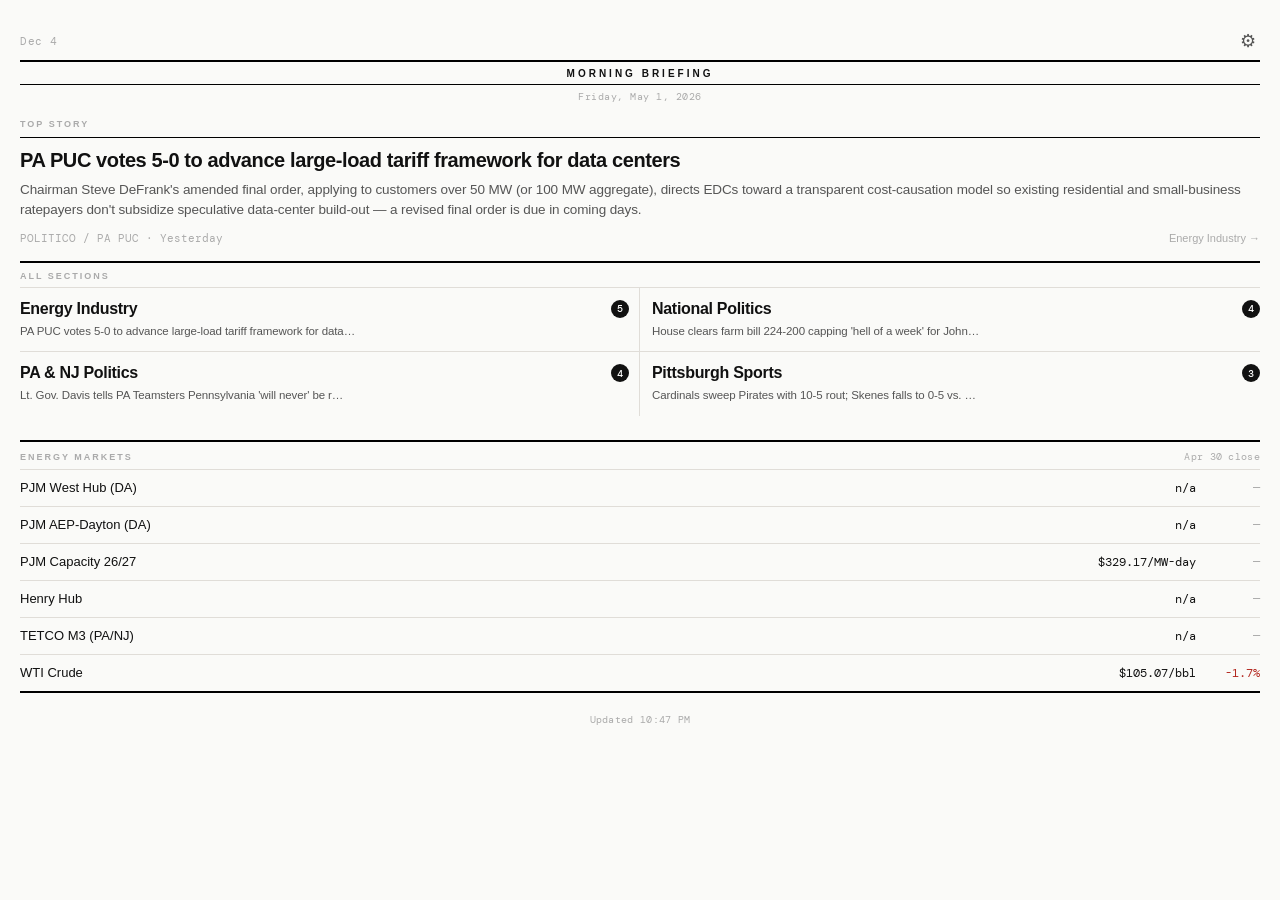
<file: index.html>
<!DOCTYPE html>
<html lang="en" data-theme="light">
<head>
  <meta charset="UTF-8">
  <meta name="viewport" content="width=device-width, initial-scale=1.0, viewport-fit=cover, user-scalable=no">
  <meta name="apple-mobile-web-app-capable" content="yes">
  <meta name="apple-mobile-web-app-status-bar-style" content="default">
  <meta name="apple-mobile-web-app-title" content="Briefing">
  <meta name="theme-color" content="#FAFAF8" media="(prefers-color-scheme: light)">
  <meta name="theme-color" content="#000000" media="(prefers-color-scheme: dark)">
  <meta name="description" content="Matt's personal daily morning and evening briefing">

  <title>Daily Briefing</title>

  <!-- PWA Manifest -->
  <link rel="manifest" href="manifest.json">

  <!-- App Icons -->
  <link rel="apple-touch-icon" href="icons/icon-192.png">
  <link rel="icon" type="image/png" sizes="192x192" href="icons/icon-192.png">

  <!-- Google Fonts: DM Mono -->
  <link rel="preconnect" href="https://fonts.googleapis.com">
  <link rel="preconnect" href="https://fonts.gstatic.com" crossorigin>
  <link href="https://fonts.googleapis.com/css2?family=DM+Mono:wght@400;500&display=swap" rel="stylesheet">

  <!-- Styles -->
  <link rel="stylesheet" href="styles.css">
</head>
<body>

  <div id="app">
    <!-- App renders here via JS -->
    <div class="status-bar-spacer"></div>
    <div style="display:flex;align-items:center;justify-content:center;height:80vh;flex-direction:column;gap:16px;">
      <div class="loading-spinner" style="width:24px;height:24px;border:2px solid #E0DDD8;border-top-color:#111;border-radius:50%;animation:spin 0.8s linear infinite;"></div>
      <div style="font-family:'DM Mono',monospace;font-size:12px;color:#AAA;letter-spacing:0.5px;">Loading briefing…</div>
    </div>
  </div>

  <!-- App Logic -->
  <script src="app.js"></script>

  <!-- Register Service Worker -->
  <script>
    if ('serviceWorker' in navigator) {
      window.addEventListener('load', () => {
        navigator.serviceWorker.register('sw.js').catch(() => {});
      });
    }
  </script>

  <!-- Cloudflare Web Analytics -->
  <script defer src='https://static.cloudflareinsights.com/beacon.min.js' data-cf-beacon='{"token": "e47fec0c7d5b4b30851b3e2ea4a35607"}'></script>
  <!-- End Cloudflare Web Analytics -->

</body>
</html>
</file>
<file: styles.css>
/* ═══════════════════════════════════════════════════════════
   Daily Briefings PWA — Design System
   Swiss typographic / newspaper style
   ═══════════════════════════════════════════════════════════ */

/* ─── CSS Custom Properties (Design Tokens) ────────────── */
:root {
  /* Light theme */
  --bg: #FAFAF8;
  --surface: #FFFFFF;
  --rule: #E0DDD8;
  --rule-hard: #000000;
  --fg: #111111;
  --fg-mid: #555555;
  --fg-sub: #AAAAAA;
  --badge-bg: #111111;
  --badge-fg: #FFFFFF;
  --cal-bg: #F5F3EF;
  --accent: #2563EB;

  /* Typography */
  --sans: -apple-system, 'Helvetica Neue', Helvetica, system-ui, sans-serif;
  --mono: 'DM Mono', 'SF Mono', 'Menlo', monospace;

  /* Spacing */
  --pad-x: 20px;
  --safe-top: env(safe-area-inset-top, 0px);
  --safe-bottom: env(safe-area-inset-bottom, 0px);
  --safe-left: env(safe-area-inset-left, 0px);
  --safe-right: env(safe-area-inset-right, 0px);
}

[data-theme="dark"] {
  --bg: #000000;
  --surface: #111111;
  --rule: #2A2A2A;
  --rule-hard: #404040;
  --fg: #F2F2F0;
  --fg-mid: #888888;
  --fg-sub: #555555;
  --badge-bg: #F2F2F0;
  --badge-fg: #000000;
  --cal-bg: #1A1A1A;
}

/* ─── Reset & Base ──────────────────────────────────────── */
*, *::before, *::after {
  box-sizing: border-box;
  margin: 0;
  padding: 0;
}

html {
  font-size: 16px;
  -webkit-text-size-adjust: 100%;
  -webkit-font-smoothing: antialiased;
  -moz-osx-font-smoothing: grayscale;
}

body {
  font-family: var(--sans);
  background: var(--bg);
  color: var(--fg);
  min-height: 100vh;
  min-height: 100dvh;
  overflow: hidden;
  transition: background 0.3s ease, color 0.3s ease;
}

/* ─── App Shell ─────────────────────────────────────────── */
#app {
  width: 100%;
  height: 100vh;
  height: 100dvh;
  display: flex;
  flex-direction: column;
  overflow: hidden;
  position: relative;
}

/* ─── Status Bar Spacer ─────────────────────────────────── */
.status-bar-spacer {
  height: var(--safe-top);
  min-height: 20px;
  flex-shrink: 0;
}

/* ─── Header Bar (fixed top) ────────────────────────────── */
.header-bar {
  display: flex;
  align-items: center;
  justify-content: space-between;
  padding: 8px var(--pad-x) 6px;
  flex-shrink: 0;
  position: relative;
  z-index: 10;
}

.header-bar__date {
  font-family: var(--mono);
  font-size: 11px;
  color: var(--fg-sub);
  letter-spacing: 0.5px;
}

.header-bar__actions {
  display: flex;
  align-items: center;
  gap: 16px;
}

.header-bar__btn {
  background: none;
  border: none;
  cursor: pointer;
  padding: 4px;
  color: var(--fg-mid);
  font-size: 18px;
  line-height: 1;
  display: flex;
  align-items: center;
  justify-content: center;
  -webkit-tap-highlight-color: transparent;
  transition: opacity 0.15s;
}

.header-bar__btn:active {
  opacity: 0.5;
}

/* ─── Scrollable Content ────────────────────────────────── */
.content-scroll {
  flex: 1;
  overflow-y: auto;
  overflow-x: hidden;
  -webkit-overflow-scrolling: touch;
  overscroll-behavior-y: contain;
  padding-bottom: calc(34px + var(--safe-bottom));
}

/* ─── Masthead ──────────────────────────────────────────── */
.masthead {
  padding: 0 var(--pad-x);
  margin-bottom: 16px;
  transition: opacity 0.1s ease;
}

.masthead__border {
  border-top: 2px solid var(--rule-hard);
  padding-top: 6px;
  padding-bottom: 5px;
  border-bottom: 1px solid var(--rule-hard);
}

.masthead__title {
  text-align: center;
  font-family: var(--sans);
  font-size: 10px;
  font-weight: 600;
  letter-spacing: 3px;
  text-transform: uppercase;
  color: var(--fg);
}

.masthead__date {
  text-align: center;
  margin-top: 5px;
  font-family: var(--mono);
  font-size: 10px;
  color: var(--fg-sub);
  letter-spacing: 0.5px;
}

/* ─── Section Header ────────────────────────────────────── */
.section-header {
  font-size: 9px;
  font-weight: 600;
  letter-spacing: 2.5px;
  text-transform: uppercase;
  color: var(--fg-sub);
  padding-bottom: 8px;
  border-bottom: 2px solid var(--rule-hard);
  margin-bottom: 0;
}

/* ─── Hard Rule ─────────────────────────────────────────── */
.hard-rule {
  height: 1px;
  background: var(--rule);
  margin: 0 var(--pad-x);
}

/* ═══════════════════════════════════════════════════════════
   MORNING SCREEN
   ═══════════════════════════════════════════════════════════ */

/* Top Story */
.top-story {
  padding: 0 var(--pad-x);
  margin-bottom: 16px;
}

.top-story__label {
  font-size: 9px;
  font-weight: 600;
  letter-spacing: 2px;
  text-transform: uppercase;
  color: var(--fg-sub);
  margin-bottom: 8px;
}

.top-story__content {
  border-top: 1px solid var(--rule-hard);
  padding-top: 10px;
  cursor: pointer;
  -webkit-tap-highlight-color: transparent;
}

.top-story__content:active {
  opacity: 0.7;
}

.top-story__headline {
  font-size: 20px;
  font-weight: 700;
  line-height: 1.2;
  color: var(--fg);
  letter-spacing: -0.4px;
  margin-bottom: 8px;
}

.top-story__summary {
  font-size: 13.5px;
  line-height: 1.5;
  color: var(--fg-mid);
  letter-spacing: -0.1px;
  margin-bottom: 10px;
}

.top-story__meta {
  display: flex;
  justify-content: space-between;
  align-items: center;
}

.top-story__source {
  font-size: 11px;
  color: var(--fg-sub);
  font-family: var(--mono);
}

.top-story__category {
  font-size: 11px;
  color: var(--fg-sub);
}

/* Category Grid */
.category-grid-header {
  margin: 0 var(--pad-x);
  border-top: 2px solid var(--rule-hard);
  border-bottom: 1px solid var(--rule);
}

.category-grid-header__label {
  font-size: 9px;
  font-weight: 600;
  letter-spacing: 2px;
  text-transform: uppercase;
  color: var(--fg-sub);
  padding: 8px 0 6px;
}

.category-grid {
  display: grid;
  grid-template-columns: 1fr 1fr;
  margin: 0 var(--pad-x);
}

.category-cell {
  padding: 12px 10px 12px 0;
  cursor: pointer;
  -webkit-tap-highlight-color: transparent;
  transition: opacity 0.12s;
}

.category-cell:active {
  opacity: 0.6;
}

.category-cell--right {
  padding-left: 12px;
  padding-right: 0;
}

.category-cell--border-right {
  border-right: 1px solid var(--rule);
}

.category-cell--border-bottom {
  border-bottom: 1px solid var(--rule);
}

.category-cell__top {
  display: flex;
  justify-content: space-between;
  align-items: flex-start;
  margin-bottom: 6px;
}

.category-cell__name {
  font-size: 16px;
  font-weight: 700;
  color: var(--fg);
  letter-spacing: -0.3px;
}

.category-cell__badge {
  width: 18px;
  height: 18px;
  border-radius: 50%;
  background: var(--badge-bg);
  color: var(--badge-fg);
  display: flex;
  align-items: center;
  justify-content: center;
  font-size: 10px;
  font-family: var(--mono);
  font-weight: 500;
  flex-shrink: 0;
}

.category-cell__preview {
  font-size: 11.5px;
  line-height: 1.35;
  color: var(--fg-mid);
  letter-spacing: -0.1px;
  display: -webkit-box;
  -webkit-line-clamp: 2;
  -webkit-box-orient: vertical;
  overflow: hidden;
}

/* ═══════════════════════════════════════════════════════════
   CATEGORY DETAIL SCREEN
   ═══════════════════════════════════════════════════════════ */

.category-back {
  padding: 12px var(--pad-x);
  display: flex;
  align-items: center;
  gap: 6px;
  cursor: pointer;
  border-bottom: 1px solid var(--rule);
  -webkit-tap-highlight-color: transparent;
}

.category-back:active {
  opacity: 0.5;
}

.category-back__icon {
  width: 8px;
  height: 14px;
}

.category-back__text {
  font-size: 13px;
  color: var(--fg-mid);
}

.category-detail {
  padding: 16px var(--pad-x) 0;
}

.category-detail__count {
  font-size: 9px;
  font-weight: 600;
  letter-spacing: 2px;
  text-transform: uppercase;
  color: var(--fg-sub);
  margin-bottom: 4px;
}

.category-detail__title {
  font-size: 28px;
  font-weight: 700;
  color: var(--fg);
  letter-spacing: -0.6px;
  border-bottom: 2px solid var(--rule-hard);
  padding-bottom: 12px;
}

.story-item {
  padding: 14px var(--pad-x);
  border-bottom: 1px solid var(--rule);
}

.story-item__headline {
  font-size: 16px;
  font-weight: 600;
  line-height: 1.3;
  color: var(--fg);
  letter-spacing: -0.3px;
  margin-bottom: 6px;
}

.story-item__summary {
  font-size: 13px;
  line-height: 1.45;
  color: var(--fg-mid);
  margin-bottom: 8px;
}

.story-item__meta {
  display: flex;
  gap: 8px;
  align-items: center;
  flex-wrap: wrap;
}

.story-item__source,
.story-item__time {
  font-size: 11px;
  color: var(--fg-sub);
  font-family: var(--mono);
}

.story-item__dot {
  font-size: 11px;
  color: var(--rule);
}

.story-item__link {
  margin-left: auto;
  font-size: 11px;
  font-family: var(--mono);
  color: var(--fg);
  text-decoration: none;
  letter-spacing: 0.3px;
  border-bottom: 1px solid var(--fg);
  padding-bottom: 1px;
  -webkit-tap-highlight-color: transparent;
}

.story-item__link:active {
  opacity: 0.5;
}

.story-item__flag {
  display: inline-block;
  margin-left: 6px;
  font-size: 10px;
}

/* ═══════════════════════════════════════════════════════════
   HOME INDICATOR
   ═══════════════════════════════════════════════════════════ */
.home-indicator {
  height: 34px;
  display: flex;
  align-items: flex-end;
  justify-content: center;
  padding-bottom: calc(8px + var(--safe-bottom));
  background: var(--bg);
  flex-shrink: 0;
  transition: background 0.3s ease;
}

/* ═══════════════════════════════════════════════════════════
   LOADING & EMPTY STATES
   ═══════════════════════════════════════════════════════════ */
.loading-state {
  display: flex;
  flex-direction: column;
  align-items: center;
  justify-content: center;
  padding: 60px var(--pad-x);
  gap: 16px;
}

.loading-spinner {
  width: 24px;
  height: 24px;
  border: 2px solid var(--rule);
  border-top-color: var(--fg);
  border-radius: 50%;
  animation: spin 0.8s linear infinite;
}

@keyframes spin {
  to { transform: rotate(360deg); }
}

.loading-text {
  font-size: 12px;
  font-family: var(--mono);
  color: var(--fg-sub);
  letter-spacing: 0.5px;
}

.empty-state {
  text-align: center;
  padding: 60px var(--pad-x);
}

.empty-state__icon {
  font-size: 32px;
  margin-bottom: 12px;
}

.empty-state__title {
  font-size: 16px;
  font-weight: 700;
  color: var(--fg);
  margin-bottom: 4px;
}

.empty-state__subtitle {
  font-size: 13px;
  color: var(--fg-sub);
  line-height: 1.4;
}

/* ═══════════════════════════════════════════════════════════
   PULL-TO-REFRESH INDICATOR
   ═══════════════════════════════════════════════════════════ */
.pull-indicator {
  text-align: center;
  padding: 12px 0;
  font-size: 11px;
  font-family: var(--mono);
  color: var(--fg-sub);
  letter-spacing: 0.5px;
  opacity: 0;
  transition: opacity 0.2s;
}

.pull-indicator--visible {
  opacity: 1;
}

/* ═══════════════════════════════════════════════════════════
   SCREEN TRANSITIONS
   ═══════════════════════════════════════════════════════════ */
.screen {
  animation: fadeIn 0.2s ease;
}

@keyframes fadeIn {
  from { opacity: 0; transform: translateY(6px); }
  to { opacity: 1; transform: translateY(0); }
}

.screen--slide-in {
  animation: slideIn 0.25s ease;
}

@keyframes slideIn {
  from { opacity: 0; transform: translateX(30px); }
  to { opacity: 1; transform: translateX(0); }
}

.screen--slide-out {
  animation: slideOut 0.2s ease;
}

@keyframes slideOut {
  from { opacity: 0; transform: translateX(-20px); }
  to { opacity: 1; transform: translateX(0); }
}

/* ═══════════════════════════════════════════════════════════
   BOTTOM PADDING FOR CONTENT
   ═══════════════════════════════════════════════════════════ */
.content-padding {
  padding-bottom: 40px;
}

/* ═══════════════════════════════════════════════════════════
   MODE TOGGLE (inline, subtle)
   ═══════════════════════════════════════════════════════════ */
.mode-toggle {
  display: flex;
  gap: 2px;
  background: var(--rule);
  border-radius: 99px;
  padding: 2px;
}

.mode-toggle__btn {
  font-family: var(--sans);
  font-size: 11px;
  font-weight: 600;
  letter-spacing: 0.3px;
  padding: 4px 12px;
  border-radius: 99px;
  border: none;
  cursor: pointer;
  background: transparent;
  color: var(--fg-sub);
  transition: all 0.18s ease;
  -webkit-tap-highlight-color: transparent;
}

.mode-toggle__btn--active {
  background: var(--bg);
  color: var(--fg);
  box-shadow: 0 1px 3px rgba(0,0,0,0.08);
}

[data-theme="dark"] .mode-toggle__btn--active {
  background: var(--surface);
}

/* ═══════════════════════════════════════════════════════════
   SETTINGS OVERLAY
   ═══════════════════════════════════════════════════════════ */
.settings-overlay {
  position: fixed;
  inset: 0;
  background: rgba(0,0,0,0.4);
  z-index: 100;
  display: flex;
  align-items: flex-end;
  justify-content: center;
  opacity: 0;
  pointer-events: none;
  transition: opacity 0.25s ease;
}

.settings-overlay--visible {
  opacity: 1;
  pointer-events: auto;
}

.settings-panel {
  background: var(--bg);
  width: 100%;
  max-width: 500px;
  border-radius: 20px 20px 0 0;
  padding: 20px var(--pad-x) calc(20px + var(--safe-bottom));
  transform: translateY(100%);
  transition: transform 0.3s cubic-bezier(0.32, 0.72, 0, 1);
}

.settings-overlay--visible .settings-panel {
  transform: translateY(0);
}

.settings-panel__handle {
  width: 36px;
  height: 5px;
  background: var(--rule);
  border-radius: 3px;
  margin: 0 auto 16px;
}

.settings-panel__title {
  font-size: 9px;
  font-weight: 600;
  letter-spacing: 2px;
  text-transform: uppercase;
  color: var(--fg-sub);
  margin-bottom: 16px;
}

.settings-row {
  display: flex;
  justify-content: space-between;
  align-items: center;
  padding: 12px 0;
  border-bottom: 1px solid var(--rule);
}

.settings-row:last-child {
  border-bottom: none;
}

.settings-row__label {
  font-size: 15px;
  color: var(--fg);
}

.settings-row__value {
  font-size: 13px;
  color: var(--fg-mid);
  font-family: var(--mono);
}

/* Toggle switch */
.toggle-switch {
  width: 51px;
  height: 31px;
  background: var(--rule);
  border-radius: 16px;
  position: relative;
  cursor: pointer;
  transition: background 0.2s;
  border: none;
  -webkit-tap-highlight-color: transparent;
}

.toggle-switch--on {
  background: var(--fg);
}

.toggle-switch__knob {
  width: 27px;
  height: 27px;
  background: #fff;
  border-radius: 50%;
  position: absolute;
  top: 2px;
  left: 2px;
  transition: transform 0.2s;
  box-shadow: 0 1px 3px rgba(0,0,0,0.15);
}

.toggle-switch--on .toggle-switch__knob {
  transform: translateX(20px);
}

/* ═══════════════════════════════════════════════════════════
   ENERGY MARKETS TABLE
   ═══════════════════════════════════════════════════════════ */
.market-table {
  margin: 24px var(--pad-x) 0;
  border-top: 2px solid var(--rule-hard);
  border-bottom: 2px solid var(--rule-hard);
}

.market-table__header {
  display: flex;
  align-items: baseline;
  justify-content: space-between;
  padding: 8px 0 6px;
  border-bottom: 1px solid var(--rule);
}

.market-table__title {
  font-size: 9px;
  font-weight: 600;
  letter-spacing: 2px;
  text-transform: uppercase;
  color: var(--fg-sub);
}

.market-table__as-of {
  font-size: 10px;
  font-family: var(--mono);
  color: var(--fg-sub);
  letter-spacing: 0.3px;
}

.market-table__grid {
  width: 100%;
  border-collapse: collapse;
}

.market-table__row {
  border-bottom: 1px solid var(--rule);
}

.market-table__row:last-child {
  border-bottom: none;
}

.market-table__name {
  padding: 10px 8px 10px 0;
  font-size: 13px;
  color: var(--fg);
  text-align: left;
  white-space: nowrap;
}

.market-table__price {
  padding: 10px 8px;
  font-family: var(--mono);
  font-size: 12px;
  color: var(--fg);
  text-align: right;
  white-space: nowrap;
}

.market-table__change {
  padding: 10px 0;
  font-family: var(--mono);
  font-size: 12px;
  text-align: right;
  white-space: nowrap;
  width: 56px;
}

.market-table__change--up {
  color: #137333;
}

.market-table__change--down {
  color: #b3261e;
}

.market-table__change--flat {
  color: var(--fg-sub);
}

[data-theme="dark"] .market-table__change--up {
  color: #6fcf97;
}

[data-theme="dark"] .market-table__change--down {
  color: #eb6f63;
}

/* ═══════════════════════════════════════════════════════════
   LAST UPDATED FOOTER
   ═══════════════════════════════════════════════════════════ */
.last-updated {
  text-align: center;
  padding: 20px var(--pad-x) 8px;
  font-size: 10px;
  font-family: var(--mono);
  color: var(--fg-sub);
  letter-spacing: 0.3px;
}


/* ═══════════════════════════════════════════════════════════
   SETTINGS — additions for stacked rows + URL input
   ═══════════════════════════════════════════════════════════ */
.settings-row--stack {
  flex-direction: column;
  align-items: stretch;
  gap: 8px;
}

.settings-row__input {
  width: 100%;
  padding: 10px 12px;
  border: 1px solid var(--rule);
  border-radius: 10px;
  background: var(--surface);
  color: var(--fg);
  font-family: var(--mono);
  font-size: 12px;
  letter-spacing: 0.2px;
  -webkit-appearance: none;
  appearance: none;
}

.settings-row__input:focus {
  outline: none;
  border-color: var(--fg);
}

.settings-row__hint {
  font-size: 11px;
  color: var(--fg-sub);
  font-family: var(--mono);
  letter-spacing: 0.2px;
}

.settings-row__action {
  font-family: var(--sans);
  font-size: 13px;
  font-weight: 600;
  color: var(--fg);
  background: transparent;
  border: 1px solid var(--rule);
  border-radius: 99px;
  padding: 6px 14px;
  cursor: pointer;
  -webkit-tap-highlight-color: transparent;
}

.settings-row__action:active {
  opacity: 0.6;
}

/* ═══════════════════════════════════════════════════════════
   FEEDBACK + IMPROVEMENTS
   ═══════════════════════════════════════════════════════════ */
.settings-panel {
  max-height: 85vh;
  max-height: 85dvh;
  overflow-y: auto;
  -webkit-overflow-scrolling: touch;
}

.settings-divider {
  border: none;
  border-top: 1px solid var(--rule);
  margin: 20px 0 16px;
}

.settings-panel__count {
  font-family: var(--mono);
  font-size: 9px;
  font-weight: 500;
  letter-spacing: 1px;
  color: var(--fg-mid);
  margin-left: 8px;
  text-transform: none;
}

.feedback-textarea {
  width: 100%;
  padding: 10px 12px;
  border: 1px solid var(--rule);
  border-radius: 10px;
  background: var(--surface);
  color: var(--fg);
  font-family: var(--sans);
  font-size: 14px;
  line-height: 1.4;
  resize: vertical;
  min-height: 84px;
  -webkit-appearance: none;
  appearance: none;
}

.feedback-textarea:focus {
  outline: none;
  border-color: var(--fg);
}

.feedback-textarea::placeholder {
  color: var(--fg-sub);
}

.feedback-actions {
  display: flex;
  justify-content: flex-end;
  margin-top: 4px;
}

.feedback-actions--full {
  margin-top: 12px;
  justify-content: stretch;
}

.feedback-actions--full .settings-row__action {
  width: 100%;
  text-align: center;
}

.feedback-inbox-header {
  display: flex;
  justify-content: space-between;
  align-items: baseline;
  margin: 16px 0 8px;
}

.feedback-inbox-header__count {
  font-size: 9px;
  font-weight: 600;
  letter-spacing: 2px;
  text-transform: uppercase;
  color: var(--fg-sub);
}

.feedback-inbox-header__copy {
  font-family: var(--sans);
  font-size: 12px;
  color: var(--fg-mid);
  background: transparent;
  border: 1px solid var(--rule);
  border-radius: 99px;
  padding: 4px 10px;
  cursor: pointer;
  -webkit-tap-highlight-color: transparent;
}

.feedback-inbox-header__copy:active {
  opacity: 0.6;
}

.feedback-empty {
  font-size: 12px;
  color: var(--fg-sub);
  font-style: italic;
  padding: 8px 0;
  line-height: 1.4;
}

.feedback-list {
  display: flex;
  flex-direction: column;
  border-top: 1px solid var(--rule);
}

.feedback-list__row {
  display: grid;
  grid-template-columns: 56px 1fr auto;
  gap: 8px;
  align-items: center;
  padding: 10px 0;
  border-bottom: 1px solid var(--rule);
}

.feedback-list__date {
  font-family: var(--mono);
  font-size: 10px;
  color: var(--fg-sub);
  letter-spacing: 0.3px;
}

.feedback-list__text {
  font-size: 13px;
  color: var(--fg);
  line-height: 1.35;
  word-break: break-word;
}

.feedback-list__delete {
  background: transparent;
  border: 1px solid var(--rule);
  color: var(--fg-mid);
  border-radius: 99px;
  padding: 4px 10px;
  font-size: 12px;
  cursor: pointer;
  -webkit-tap-highlight-color: transparent;
  white-space: nowrap;
}

.feedback-list__delete--pending {
  background: var(--fg);
  color: var(--bg);
  border-color: var(--fg);
  font-family: var(--mono);
  font-size: 10px;
  letter-spacing: 0.3px;
}

.improvement-list {
  display: flex;
  flex-direction: column;
  gap: 12px;
  margin-top: 8px;
}

.improvement-card {
  background: var(--surface);
  border: 1px solid var(--rule);
  border-radius: 12px;
  padding: 14px;
}

.improvement-card__title {
  font-size: 15px;
  font-weight: 600;
  color: var(--fg);
  margin-bottom: 4px;
  line-height: 1.3;
}

.improvement-card__body {
  font-size: 13px;
  color: var(--fg-mid);
  line-height: 1.4;
  margin-bottom: 8px;
}

.improvement-card__source {
  font-family: var(--mono);
  font-size: 10px;
  color: var(--fg-sub);
  letter-spacing: 0.2px;
  line-height: 1.4;
  margin-bottom: 10px;
}

.improvement-card__actions {
  display: flex;
  gap: 8px;
  justify-content: flex-end;
}

.improvement-card__btn {
  font-family: var(--sans);
  font-size: 12px;
  font-weight: 600;
  border-radius: 99px;
  padding: 6px 14px;
  cursor: pointer;
  -webkit-tap-highlight-color: transparent;
  border: 1px solid var(--rule);
  background: transparent;
  color: var(--fg);
}

.improvement-card__btn--pick {
  background: var(--badge-bg);
  color: var(--badge-fg);
  border-color: var(--badge-bg);
}

.improvement-card__btn--dismiss {
  color: var(--fg-mid);
}

.improvement-card__btn:active {
  opacity: 0.6;
}

.approved-list {
  display: flex;
  flex-direction: column;
  border-top: 1px solid var(--rule);
}

.approved-list__row {
  display: grid;
  grid-template-columns: 18px 1fr auto;
  gap: 8px;
  align-items: center;
  padding: 10px 0;
  border-bottom: 1px solid var(--rule);
}

.approved-list__check {
  color: var(--fg);
  font-size: 12px;
}

.approved-list__title {
  font-size: 13px;
  color: var(--fg);
  line-height: 1.35;
}

.approved-list__undo {
  background: transparent;
  border: 1px solid var(--rule);
  color: var(--fg-mid);
  border-radius: 99px;
  width: 28px;
  height: 28px;
  font-size: 14px;
  cursor: pointer;
  -webkit-tap-highlight-color: transparent;
  display: flex;
  align-items: center;
  justify-content: center;
  padding: 0;
}

.approved-list__undo:active {
  opacity: 0.6;
}

/* Toast */
.toast {
  position: fixed;
  bottom: calc(40px + var(--safe-bottom));
  left: 50%;
  transform: translateX(-50%);
  background: var(--badge-bg);
  color: var(--badge-fg);
  font-family: var(--mono);
  font-size: 11px;
  letter-spacing: 0.3px;
  padding: 10px 18px;
  border-radius: 99px;
  z-index: 200;
  animation: toastInOut 2s ease forwards;
  pointer-events: none;
}

@keyframes toastInOut {
  0%   { opacity: 0; transform: translateX(-50%) translateY(8px); }
  10%  { opacity: 1; transform: translateX(-50%) translateY(0); }
  85%  { opacity: 1; transform: translateX(-50%) translateY(0); }
  100% { opacity: 0; transform: translateX(-50%) translateY(8px); }
}
</file>
